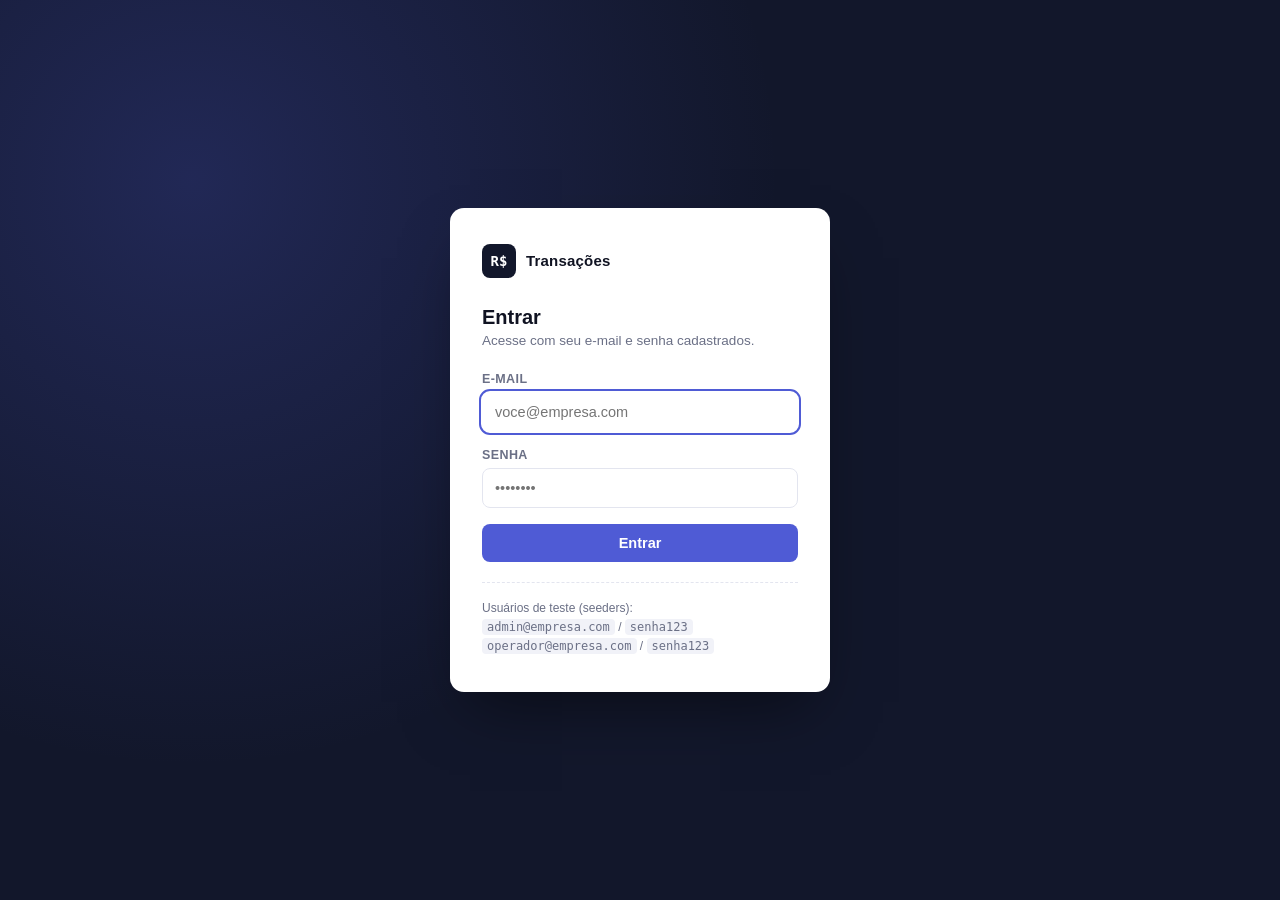
<file: public/app/index.html>
<!DOCTYPE html>
<html lang="pt-BR">
<head>
<meta charset="UTF-8" />
<meta name="viewport" content="width=device-width, initial-scale=1.0" />
<title>Entrar — Transações</title>
<link rel="stylesheet" href="assets/css/style.css" />
</head>
<body>

<div class="login-screen">
  <div class="login-card">
    <div class="login-brand">
      <div class="mark">R$</div>
      <strong>Transações</strong>
    </div>

    <h1>Entrar</h1>
    <p class="subtitle">Acesse com seu e-mail e senha cadastrados.</p>

    <div class="error-box" id="errorBox"></div>

    <form id="loginForm">
      <div class="field">
        <label for="email">E-mail</label>
        <input type="email" id="email" name="email" placeholder="voce@empresa.com" required autofocus />
      </div>

      <div class="field">
        <label for="password">Senha</label>
        <input type="password" id="password" name="password" placeholder="••••••••" required />
      </div>

      <button type="submit" class="btn block" id="submitBtn">Entrar</button>
    </form>

    <div class="hint-users">
      Usuários de teste (seeders):<br />
      <code>admin@empresa.com</code> / <code>senha123</code><br />
      <code>operador@empresa.com</code> / <code>senha123</code>
    </div>
  </div>
</div>

<script src="assets/js/api.js"></script>
<script>
  // Se já tiver sessão ativa, pula direto pra listagem.
  if (getToken()) {
    window.location.href = "transacoes.html";
  }

  const form = document.getElementById("loginForm");
  const errorBox = document.getElementById("errorBox");
  const submitBtn = document.getElementById("submitBtn");

  form.addEventListener("submit", async (e) => {
    e.preventDefault();
    errorBox.classList.remove("show");
    submitBtn.disabled = true;
    submitBtn.textContent = "Entrando...";

    try {
      const response = await apiFetch("/login", {
        method: "POST",
        body: {
          email: document.getElementById("email").value,
          password: document.getElementById("password").value,
        },
      });

      const data = await response.json();

      if (!response.ok) {
        errorBox.textContent = data.message || "E-mail ou senha inválidos.";
        errorBox.classList.add("show");
        return;
      }

      setSession(data.token, data.user);
      window.location.href = "transacoes.html";
    } catch (err) {
      errorBox.textContent = "Não foi possível conectar à API. Verifique se o servidor Laravel está rodando.";
      errorBox.classList.add("show");
    } finally {
      submitBtn.disabled = false;
      submitBtn.textContent = "Entrar";
    }
  });
</script>

</body>
</html>
</file>
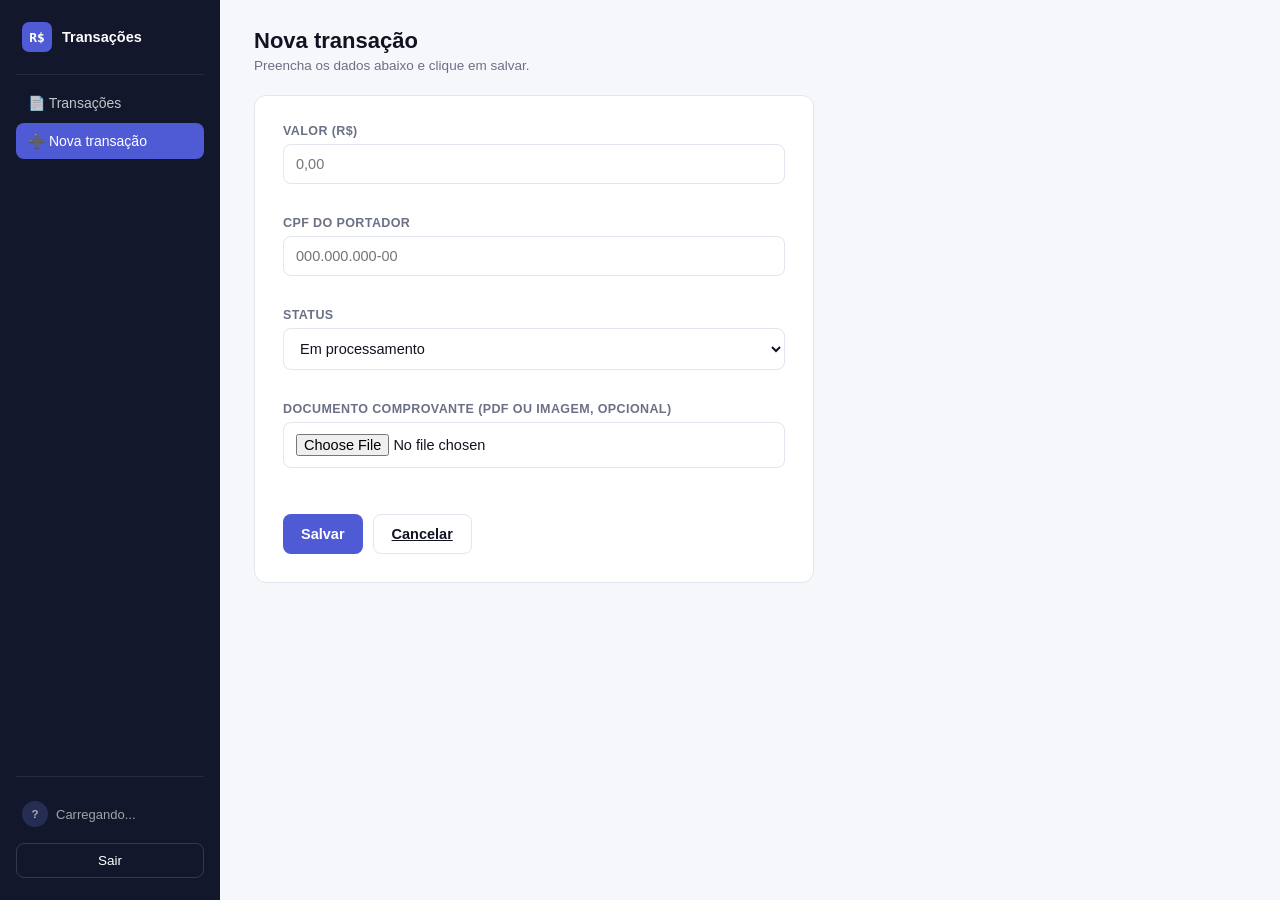
<file: public/app/cadastro.html>
<!DOCTYPE html>
<html lang="pt-BR">
<head>
<meta charset="UTF-8" />
<meta name="viewport" content="width=device-width, initial-scale=1.0" />
<title>Nova transação</title>
<link rel="stylesheet" href="assets/css/style.css" />
</head>
<body>

<div class="app-shell">

  <aside class="sidebar">
    <div class="brand">
      <div class="mark">R$</div>
      <strong>Transações</strong>
    </div>

    <a href="transacoes.html" class="nav-item">📄 Transações</a>
    <a href="cadastro.html" class="nav-item active">➕ Nova transação</a>

    <div class="sidebar-footer">
      <div class="user-chip">
        <div class="avatar" id="userInitial">?</div>
        <span id="userName">Carregando...</span>
      </div>
      <button class="logout-btn" id="logoutBtn">Sair</button>
    </div>
  </aside>

  <main class="main">
    <div class="main-header">
      <div>
        <h1 id="pageTitle">Nova transação</h1>
        <p>Preencha os dados abaixo e clique em salvar.</p>
      </div>
    </div>

    <div class="error-box" id="errorBox"></div>

    <form class="form-card" id="txForm">
      <div class="form-grid">
        <div class="field full">
          <label for="value">Valor (R$)</label>
          <input type="number" id="value" name="value" step="0.01" min="0.01" placeholder="0,00" required />
        </div>

        <div class="field full">
          <label for="cpf">CPF do portador</label>
          <input type="text" id="cpf" name="cpf" placeholder="000.000.000-00" maxlength="14" required />
        </div>

        <div class="field full">
          <label for="status">Status</label>
          <select id="status" name="status">
            <option value="em_processamento">Em processamento</option>
            <option value="aprovada">Aprovada</option>
            <option value="negada">Negada</option>
          </select>
        </div>

        <div class="field full">
          <label for="document">Documento comprovante (PDF ou imagem, opcional)</label>
          <input type="file" id="document" name="document" accept=".pdf,.jpg,.jpeg,.png" />
          <div class="current-doc" id="currentDoc"></div>
        </div>
      </div>

      <div class="form-actions">
        <button type="submit" class="btn" id="submitBtn">Salvar</button>
        <a href="transacoes.html" class="btn ghost">Cancelar</a>
      </div>
    </form>
  </main>

</div>

<script src="assets/js/api.js"></script>
<script src="assets/js/cadastro.js"></script>
</body>
</html>
</file>
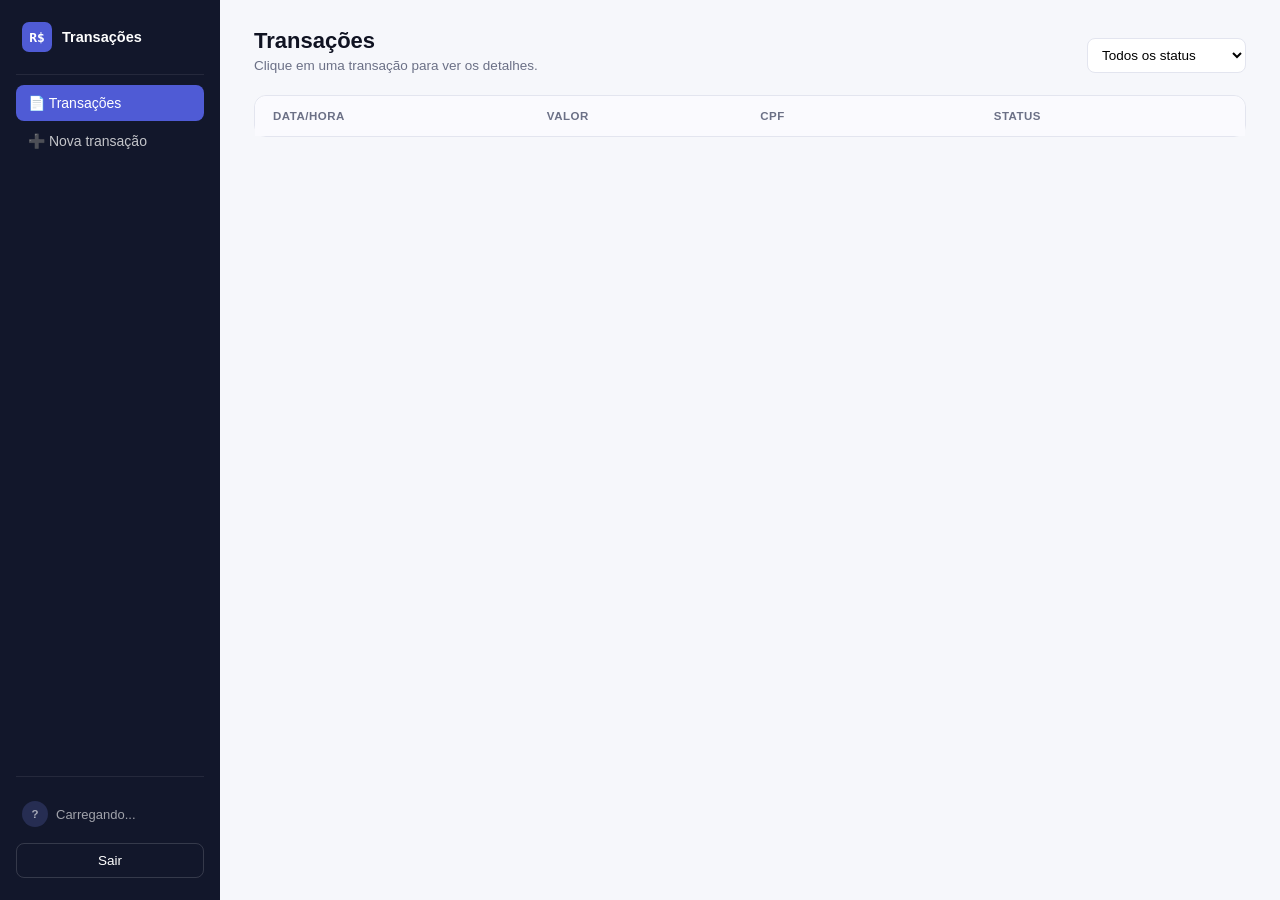
<file: public/app/transacoes.html>
<!DOCTYPE html>
<html lang="pt-BR">
<head>
<meta charset="UTF-8" />
<meta name="viewport" content="width=device-width, initial-scale=1.0" />
<title>Transações</title>
<link rel="stylesheet" href="assets/css/style.css" />
</head>
<body>

<div class="app-shell">

  <aside class="sidebar">
    <div class="brand">
      <div class="mark">R$</div>
      <strong>Transações</strong>
    </div>

    <a href="transacoes.html" class="nav-item active">📄 Transações</a>
    <a href="cadastro.html" class="nav-item">➕ Nova transação</a>

    <div class="sidebar-footer">
      <div class="user-chip">
        <div class="avatar" id="userInitial">?</div>
        <span id="userName">Carregando...</span>
      </div>
      <button class="logout-btn" id="logoutBtn">Sair</button>
    </div>
  </aside>

  <main class="main">
    <div class="main-header">
      <div>
        <h1>Transações</h1>
        <p>Clique em uma transação para ver os detalhes.</p>
      </div>

      <div class="filters">
        <select id="statusFilter">
          <option value="">Todos os status</option>
          <option value="em_processamento">Em processamento</option>
          <option value="aprovada">Aprovada</option>
          <option value="negada">Negada</option>
        </select>
      </div>
    </div>

    <div class="ledger" id="ledger">
      <div class="ledger-row head">
        <div>Data/hora</div>
        <div>Valor</div>
        <div class="col-cpf-head">CPF</div>
        <div class="col-status-head">Status</div>
        <div></div>
      </div>
      <!-- linhas inseridas via JS -->
    </div>

    <div class="pagination" id="pagination"></div>
  </main>

</div>

<!-- Modal de visualização -->
<div class="modal-overlay" id="viewModal">
  <div class="modal">
    <div class="modal-header">
      <h2>Detalhes da transação</h2>
      <button class="modal-close" id="closeModal">&times;</button>
    </div>
    <div id="modalBody"><!-- preenchido via JS --></div>
    <div class="modal-actions">
      <button class="btn ghost" id="modalEditBtn">Editar</button>
      <button class="btn" id="modalCloseBtn">Fechar</button>
    </div>
  </div>
</div>

<script src="assets/js/api.js"></script>
<script src="assets/js/transacoes.js"></script>
</body>
</html>
</file>
<file: public/app/assets/css/style.css>
:root {
  --navy-900: #12172b;
  --navy-800: #1b2140;
  --navy-700: #262d52;
  --ink: #101322;
  --paper: #f6f7fb;
  --card: #ffffff;
  --line: #e3e5ef;
  --muted: #6b7086;
  --accent: #4f5bd5;
  --accent-hover: #3f4ab8;
  --danger: #d64550;
  --danger-bg: #fdecee;
  --success: #1c8a5b;
  --success-bg: #e7f7ef;
  --warn: #b6790a;
  --warn-bg: #fdf3df;

  --font-body: -apple-system, BlinkMacSystemFont, "Segoe UI", Roboto, Helvetica, Arial, sans-serif;
  --font-mono: ui-monospace, "SF Mono", "Cascadia Mono", Consolas, monospace;
}

* {
  box-sizing: border-box;
}

body {
  margin: 0;
  font-family: var(--font-body);
  background: var(--paper);
  color: var(--ink);
  -webkit-font-smoothing: antialiased;
}

a {
  color: inherit;
}

button {
  font-family: inherit;
  cursor: pointer;
}

/* ---------- Tela de login ---------- */

.login-screen {
  min-height: 100vh;
  display: grid;
  place-items: center;
  background:
    radial-gradient(circle at 15% 20%, rgba(79, 91, 213, 0.25), transparent 45%),
    var(--navy-900);
}

.login-card {
  width: 100%;
  max-width: 380px;
  background: var(--card);
  border-radius: 14px;
  padding: 36px 32px;
  box-shadow: 0 30px 60px -20px rgba(0, 0, 0, 0.5);
}

.login-brand {
  display: flex;
  align-items: center;
  gap: 10px;
  margin-bottom: 28px;
}

.login-brand .mark {
  width: 34px;
  height: 34px;
  border-radius: 8px;
  background: var(--navy-900);
  color: #fff;
  display: grid;
  place-items: center;
  font-family: var(--font-mono);
  font-weight: 700;
  font-size: 14px;
}

.login-brand strong {
  font-size: 15px;
  letter-spacing: 0.2px;
}

.login-card h1 {
  font-size: 20px;
  margin: 0 0 4px;
}

.login-card p.subtitle {
  margin: 0 0 24px;
  color: var(--muted);
  font-size: 13.5px;
}

.field {
  margin-bottom: 16px;
}

.field label {
  display: block;
  font-size: 12.5px;
  font-weight: 600;
  color: var(--muted);
  margin-bottom: 6px;
  text-transform: uppercase;
  letter-spacing: 0.4px;
}

.field input,
.field select {
  width: 100%;
  padding: 11px 12px;
  border: 1px solid var(--line);
  border-radius: 8px;
  font-size: 14.5px;
  background: #fff;
  color: var(--ink);
}

.field input:focus,
.field select:focus {
  outline: 2px solid var(--accent);
  outline-offset: 1px;
  border-color: transparent;
}

.btn {
  display: inline-flex;
  align-items: center;
  justify-content: center;
  gap: 8px;
  border: none;
  border-radius: 8px;
  padding: 11px 18px;
  font-size: 14.5px;
  font-weight: 600;
  background: var(--accent);
  color: #fff;
  transition: background 0.15s ease;
}

.btn:hover {
  background: var(--accent-hover);
}

.btn:disabled {
  opacity: 0.6;
  cursor: not-allowed;
}

.btn.block {
  width: 100%;
}

.btn.ghost {
  background: transparent;
  color: var(--ink);
  border: 1px solid var(--line);
}

.btn.ghost:hover {
  background: #f1f2f8;
}

.btn.danger {
  background: var(--danger);
}

.btn.danger:hover {
  background: #b93943;
}

.error-box {
  background: var(--danger-bg);
  color: var(--danger);
  border-radius: 8px;
  padding: 10px 12px;
  font-size: 13.5px;
  margin-bottom: 16px;
  display: none;
}

.error-box.show {
  display: block;
}

.hint-users {
  margin-top: 20px;
  padding-top: 16px;
  border-top: 1px dashed var(--line);
  font-size: 12px;
  color: var(--muted);
  line-height: 1.6;
}

.hint-users code {
  background: #f1f2f8;
  padding: 1px 5px;
  border-radius: 4px;
  font-family: var(--font-mono);
}

/* ---------- Layout com sidebar ---------- */

.app-shell {
  display: grid;
  grid-template-columns: 220px 1fr;
  min-height: 100vh;
}

.sidebar {
  background: var(--navy-900);
  color: #fff;
  padding: 22px 16px;
  display: flex;
  flex-direction: column;
}

.sidebar .brand {
  display: flex;
  align-items: center;
  gap: 10px;
  padding: 0 6px 22px;
  margin-bottom: 10px;
  border-bottom: 1px solid rgba(255, 255, 255, 0.08);
}

.sidebar .brand .mark {
  width: 30px;
  height: 30px;
  border-radius: 7px;
  background: var(--accent);
  display: grid;
  place-items: center;
  font-family: var(--font-mono);
  font-weight: 700;
  font-size: 13px;
}

.sidebar .brand strong {
  font-size: 14.5px;
}

.nav-item {
  display: flex;
  align-items: center;
  gap: 10px;
  padding: 10px 12px;
  border-radius: 8px;
  color: rgba(255, 255, 255, 0.75);
  font-size: 14px;
  text-decoration: none;
  margin-bottom: 2px;
}

.nav-item:hover {
  background: rgba(255, 255, 255, 0.06);
  color: #fff;
}

.nav-item.active {
  background: var(--accent);
  color: #fff;
}

.sidebar-footer {
  margin-top: auto;
  padding-top: 16px;
  border-top: 1px solid rgba(255, 255, 255, 0.08);
}

.user-chip {
  display: flex;
  align-items: center;
  gap: 8px;
  padding: 8px 6px;
  font-size: 13px;
  color: rgba(255, 255, 255, 0.6);
}

.user-chip .avatar {
  width: 26px;
  height: 26px;
  border-radius: 50%;
  background: var(--navy-700);
  display: grid;
  place-items: center;
  font-size: 11.5px;
  font-weight: 700;
}

.logout-btn {
  width: 100%;
  background: transparent;
  border: 1px solid rgba(255, 255, 255, 0.15);
  color: #fff;
  border-radius: 8px;
  padding: 9px 12px;
  font-size: 13.5px;
  margin-top: 8px;
}

.logout-btn:hover {
  background: rgba(255, 255, 255, 0.08);
}

.main {
  padding: 28px 34px;
}

.main-header {
  display: flex;
  justify-content: space-between;
  align-items: flex-end;
  margin-bottom: 22px;
  gap: 16px;
  flex-wrap: wrap;
}

.main-header h1 {
  font-size: 22px;
  margin: 0 0 4px;
}

.main-header p {
  margin: 0;
  color: var(--muted);
  font-size: 13.5px;
}

.filters {
  display: flex;
  gap: 8px;
  align-items: center;
}

.filters select {
  padding: 8px 10px;
  border-radius: 8px;
  border: 1px solid var(--line);
  font-size: 13.5px;
  background: #fff;
}

/* ----------  (lista de transações) ---------- */

.ledger {
  background: var(--card);
  border-radius: 12px;
  border: 1px solid var(--line);
  overflow: visible;
}

.ledger-row {
  display: grid;
  grid-template-columns: 1.3fr 1fr 1.1fr 0.9fr 40px;
  align-items: center;
  padding: 14px 18px;
  border-bottom: 1px solid var(--line);
  gap: 12px;
  position: relative;
}

.ledger-row.head {
  font-size: 11.5px;
  text-transform: uppercase;
  letter-spacing: 0.5px;
  color: var(--muted);
  font-weight: 700;
  background: #fafafe;
  border-radius: 12px 12px 0 0;
}

.ledger-row:last-child {
  border-bottom: none;
}

.ledger-row.item {
  cursor: pointer;
  transition: background 0.12s ease;
}

.ledger-row.item:hover {
  background: #fafbff;
}

.col-date {
  font-size: 13.5px;
  color: var(--muted);
}

.col-value {
  font-family: var(--font-mono);
  font-variant-numeric: tabular-nums;
  font-size: 15px;
  font-weight: 600;
}

.col-cpf {
  font-family: var(--font-mono);
  font-size: 13.5px;
  color: var(--muted);
}

.badge {
  display: inline-flex;
  align-items: center;
  padding: 4px 10px;
  border-radius: 999px;
  font-size: 12px;
  font-weight: 600;
  width: fit-content;
}

.badge.em_processamento {
  background: var(--warn-bg);
  color: var(--warn);
}

.badge.aprovada {
  background: var(--success-bg);
  color: var(--success);
}

.badge.negada {
  background: var(--danger-bg);
  color: var(--danger);
}

.dots-btn {
  background: transparent;
  border: none;
  width: 32px;
  height: 32px;
  border-radius: 8px;
  display: grid;
  place-items: center;
  color: var(--muted);
  font-size: 18px;
  letter-spacing: 2px;
}

.dots-btn:hover {
  background: #eef0f8;
  color: var(--ink);
}

.dropdown {
  position: absolute;
  right: 18px;
  top: 46px;
  background: #fff;
  border: 1px solid var(--line);
  border-radius: 10px;
  box-shadow: 0 12px 30px -10px rgba(20, 24, 50, 0.25);
  min-width: 150px;
  z-index: 20;
  overflow: hidden;
  display: none;
}

.dropdown.open {
  display: block;
}

.dropdown button {
  display: block;
  width: 100%;
  text-align: left;
  background: none;
  border: none;
  padding: 10px 14px;
  font-size: 13.5px;
  color: var(--ink);
}

.dropdown button:hover {
  background: #f5f6fb;
}

.dropdown button.excluir {
  color: var(--danger);
}

.empty-state {
  padding: 60px 20px;
  text-align: center;
  color: var(--muted);
}

.empty-state h3 {
  color: var(--ink);
  margin-bottom: 6px;
}

.pagination {
  display: flex;
  justify-content: center;
  gap: 8px;
  margin-top: 18px;
}

.pagination button {
  border: 1px solid var(--line);
  background: #fff;
  border-radius: 7px;
  padding: 7px 13px;
  font-size: 13px;
}

.pagination button.active {
  background: var(--accent);
  color: #fff;
  border-color: var(--accent);
}

.pagination button:disabled {
  opacity: 0.4;
  cursor: not-allowed;
}

/* ---------- Modal de visualização ---------- */

.modal-overlay {
  position: fixed;
  inset: 0;
  background: rgba(16, 19, 34, 0.55);
  display: none;
  align-items: center;
  justify-content: center;
  z-index: 100;
  padding: 20px;
}

.modal-overlay.open {
  display: flex;
}

.modal {
  background: #fff;
  border-radius: 14px;
  width: 100%;
  max-width: 460px;
  padding: 26px 26px 22px;
}

.modal-header {
  display: flex;
  justify-content: space-between;
  align-items: flex-start;
  margin-bottom: 18px;
}

.modal-header h2 {
  margin: 0;
  font-size: 18px;
}

.modal-close {
  background: none;
  border: none;
  font-size: 20px;
  color: var(--muted);
  line-height: 1;
}

.detail-row {
  display: flex;
  justify-content: space-between;
  padding: 10px 0;
  border-bottom: 1px solid var(--line);
  font-size: 13.5px;
  gap: 16px;
}

.detail-row:last-child {
  border-bottom: none;
}

.detail-row .label {
  color: var(--muted);
}

.detail-row .value {
  font-weight: 600;
  text-align: right;
}

.detail-row .value.mono {
  font-family: var(--font-mono);
}

.modal-actions {
  display: flex;
  gap: 10px;
  margin-top: 20px;
}

/* ---------- Formulário de cadastro/edição ---------- */

.form-card {
  background: var(--card);
  border: 1px solid var(--line);
  border-radius: 12px;
  padding: 28px;
  max-width: 560px;
}

.form-grid {
  display: grid;
  grid-template-columns: 1fr 1fr;
  gap: 16px;
}

.form-grid .full {
  grid-column: 1 / -1;
}

.file-drop {
  border: 1.5px dashed var(--line);
  border-radius: 10px;
  padding: 18px;
  text-align: center;
  font-size: 13px;
  color: var(--muted);
}

.file-drop strong {
  color: var(--accent);
}

.current-doc {
  margin-top: 8px;
  font-size: 13px;
}

.current-doc a {
  color: var(--accent);
  text-decoration: none;
}

.current-doc a:hover {
  text-decoration: underline;
}

.form-actions {
  display: flex;
  gap: 10px;
  margin-top: 22px;
}

.toast {
  position: fixed;
  bottom: 24px;
  right: 24px;
  background: var(--navy-900);
  color: #fff;
  padding: 12px 18px;
  border-radius: 10px;
  font-size: 13.5px;
  box-shadow: 0 12px 24px -8px rgba(0, 0, 0, 0.4);
  display: none;
  z-index: 200;
}

.toast.show {
  display: block;
}

.toast.error {
  background: var(--danger);
}

@media (max-width: 760px) {
  .app-shell {
    grid-template-columns: 1fr;
  }

  .sidebar {
    flex-direction: row;
    align-items: center;
    overflow-x: auto;
  }

  .sidebar-footer {
    margin-top: 0;
    margin-left: auto;
    border-top: none;
    display: flex;
    align-items: center;
    gap: 10px;
  }

  .ledger-row {
    grid-template-columns: 1fr 1fr 40px;
  }

  .col-cpf,
  .col-status {
    display: none;
  }

  .form-grid {
    grid-template-columns: 1fr;
  }
}
</file>
